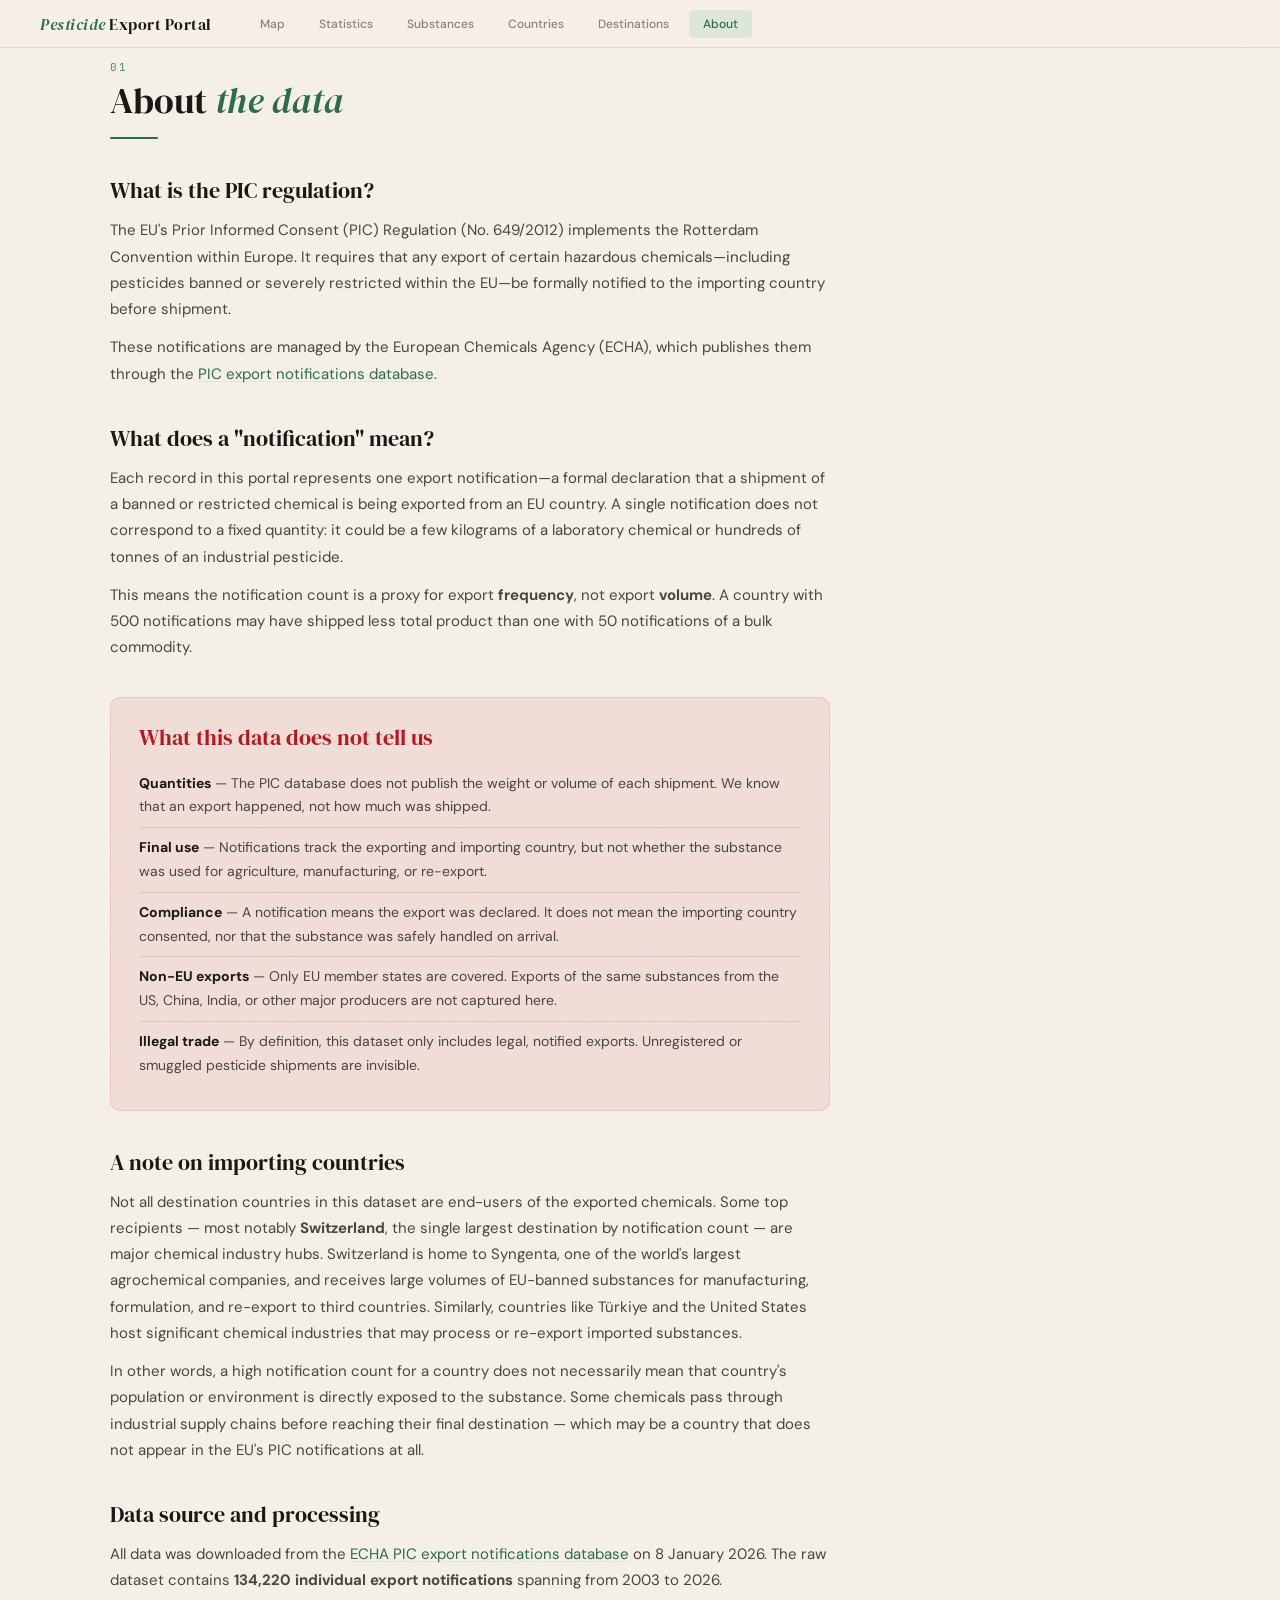
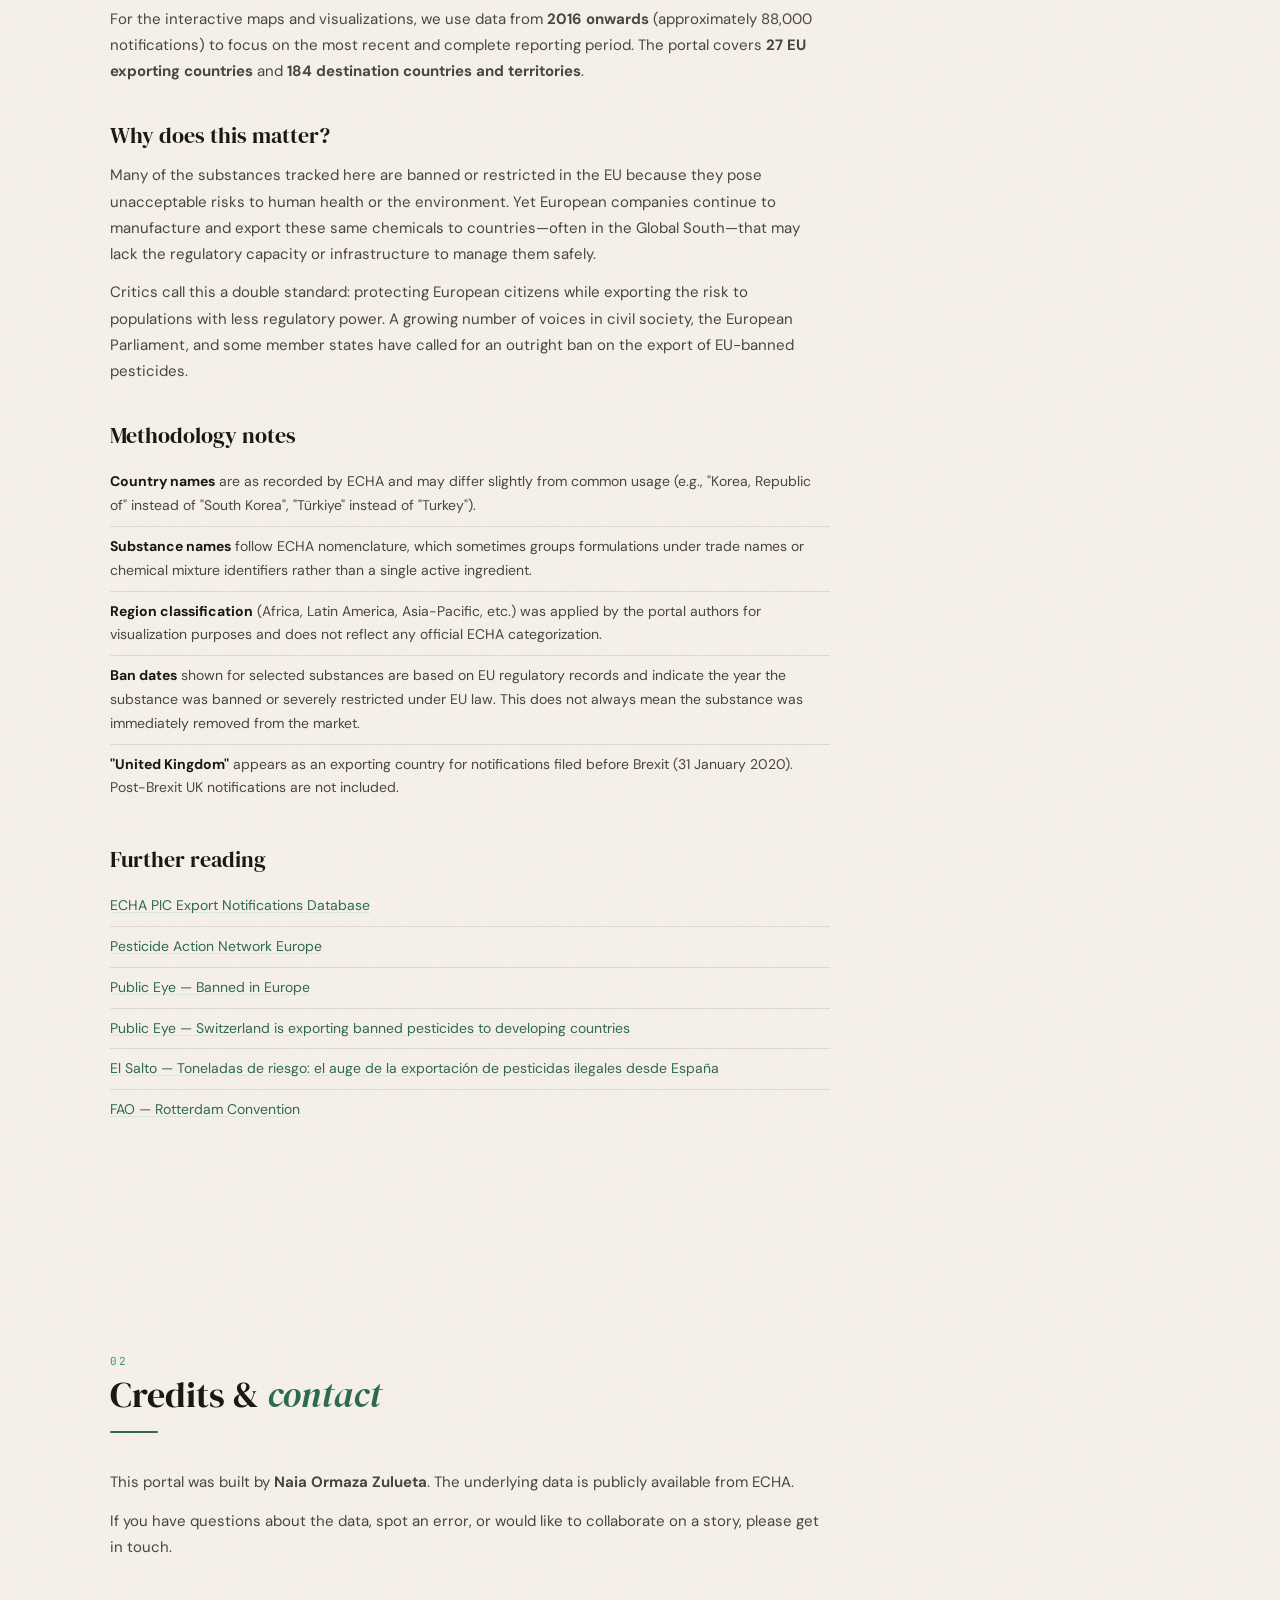
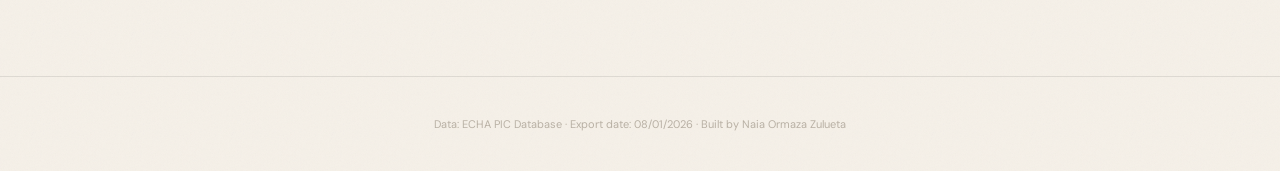
<file: docs/about.html>
<!DOCTYPE html>
<html lang="en">
<head>
  <meta charset="UTF-8">
  <meta name="viewport" content="width=device-width, initial-scale=1">
  <title>About the Data - Pesticide Export Data Portal</title>
  <link rel="stylesheet" href="style.css">
</head>
<body>

<nav class="nav">
  <div class="nav-brand"><em>Pesticide</em> Export Portal</div>
  <a href="index.html">Map</a>
  <a href="stats.html">Statistics</a>
  <a href="substances.html">Substances</a>
  <a href="countries.html">Countries</a>
  <a href="destinations.html">Destinations</a>
  <a href="about.html" class="active">About</a>
</nav>

<section style="margin-top:0;padding-top:60px;">
  <div class="section-header">
    <div class="section-num">01</div>
    <h1 class="section-title">About <em>the data</em></h1>
    <div class="section-rule"></div>
  </div>

  <div class="about-content">
    <div class="about-block">
      <h3>What is the PIC regulation?</h3>
      <p>The EU's Prior Informed Consent (PIC) Regulation (No. 649/2012) implements the Rotterdam Convention within Europe. It requires that any export of certain hazardous chemicals&mdash;including pesticides banned or severely restricted within the EU&mdash;be formally notified to the importing country before shipment.</p>
      <p>These notifications are managed by the European Chemicals Agency (ECHA), which publishes them through the <a href="https://echa.europa.eu/information-on-chemicals/pic/export-notifications" target="_blank">PIC export notifications database</a>.</p>
    </div>

    <div class="about-block">
      <h3>What does a "notification" mean?</h3>
      <p>Each record in this portal represents one export notification&mdash;a formal declaration that a shipment of a banned or restricted chemical is being exported from an EU country. A single notification does not correspond to a fixed quantity: it could be a few kilograms of a laboratory chemical or hundreds of tonnes of an industrial pesticide.</p>
      <p>This means the notification count is a proxy for export <strong>frequency</strong>, not export <strong>volume</strong>. A country with 500 notifications may have shipped less total product than one with 50 notifications of a bulk commodity.</p>
    </div>

    <div class="about-block about-callout">
      <h3>What this data does not tell us</h3>
      <ul>
        <li><strong>Quantities</strong> &mdash; The PIC database does not publish the weight or volume of each shipment. We know that an export happened, not how much was shipped.</li>
        <li><strong>Final use</strong> &mdash; Notifications track the exporting and importing country, but not whether the substance was used for agriculture, manufacturing, or re-export.</li>
        <li><strong>Compliance</strong> &mdash; A notification means the export was declared. It does not mean the importing country consented, nor that the substance was safely handled on arrival.</li>
        <li><strong>Non-EU exports</strong> &mdash; Only EU member states are covered. Exports of the same substances from the US, China, India, or other major producers are not captured here.</li>
        <li><strong>Illegal trade</strong> &mdash; By definition, this dataset only includes legal, notified exports. Unregistered or smuggled pesticide shipments are invisible.</li>
      </ul>
    </div>

    <div class="about-block">
      <h3>A note on importing countries</h3>
      <p>Not all destination countries in this dataset are end-users of the exported chemicals. Some top recipients &mdash; most notably <strong>Switzerland</strong>, the single largest destination by notification count &mdash; are major chemical industry hubs. Switzerland is home to Syngenta, one of the world's largest agrochemical companies, and receives large volumes of EU-banned substances for manufacturing, formulation, and re-export to third countries. Similarly, countries like T&uuml;rkiye and the United States host significant chemical industries that may process or re-export imported substances.</p>
      <p>In other words, a high notification count for a country does not necessarily mean that country's population or environment is directly exposed to the substance. Some chemicals pass through industrial supply chains before reaching their final destination &mdash; which may be a country that does not appear in the EU's PIC notifications at all.</p>
    </div>

    <div class="about-block">
      <h3>Data source and processing</h3>
      <p>All data was downloaded from the <a href="https://echa.europa.eu/information-on-chemicals/pic/export-notifications" target="_blank">ECHA PIC export notifications database</a> on 8 January 2026. The raw dataset contains <strong>134,220 individual export notifications</strong> spanning from 2003 to 2026.</p>
      <p>For the interactive maps and visualizations, we use data from <strong>2016 onwards</strong> (approximately 88,000 notifications) to focus on the most recent and complete reporting period. The portal covers <strong>27 EU exporting countries</strong> and <strong>184 destination countries and territories</strong>.</p>
    </div>

    <div class="about-block">
      <h3>Why does this matter?</h3>
      <p>Many of the substances tracked here are banned or restricted in the EU because they pose unacceptable risks to human health or the environment. Yet European companies continue to manufacture and export these same chemicals to countries&mdash;often in the Global South&mdash;that may lack the regulatory capacity or infrastructure to manage them safely.</p>
      <p>Critics call this a double standard: protecting European citizens while exporting the risk to populations with less regulatory power. A growing number of voices in civil society, the European Parliament, and some member states have called for an outright ban on the export of EU-banned pesticides.</p>
    </div>

    <div class="about-block">
      <h3>Methodology notes</h3>
      <ul>
        <li><strong>Country names</strong> are as recorded by ECHA and may differ slightly from common usage (e.g., "Korea, Republic of" instead of "South Korea", "T&uuml;rkiye" instead of "Turkey").</li>
        <li><strong>Substance names</strong> follow ECHA nomenclature, which sometimes groups formulations under trade names or chemical mixture identifiers rather than a single active ingredient.</li>
        <li><strong>Region classification</strong> (Africa, Latin America, Asia-Pacific, etc.) was applied by the portal authors for visualization purposes and does not reflect any official ECHA categorization.</li>
        <li><strong>Ban dates</strong> shown for selected substances are based on EU regulatory records and indicate the year the substance was banned or severely restricted under EU law. This does not always mean the substance was immediately removed from the market.</li>
        <li><strong>"United Kingdom"</strong> appears as an exporting country for notifications filed before Brexit (31 January 2020). Post-Brexit UK notifications are not included.</li>
      </ul>
    </div>

    <div class="about-block">
      <h3>Further reading</h3>
      <ul>
        <li><a href="https://echa.europa.eu/information-on-chemicals/pic/export-notifications" target="_blank">ECHA PIC Export Notifications Database</a></li>
        <li><a href="https://www.pan-europe.info/" target="_blank">Pesticide Action Network Europe</a></li>
        <li><a href="https://www.publiceye.ch/en/topics/pesticides/banned-in-europe" target="_blank">Public Eye &mdash; Banned in Europe</a></li>
        <li><a href="https://www.publiceye.ch/en/media-corner/press-releases/detail/switzerland-is-exporting-banned-pesticides-to-developing-countries" target="_blank">Public Eye &mdash; Switzerland is exporting banned pesticides to developing countries</a></li>
        <li><a href="https://www.elsaltodiario.com/agrotoxicos/toneladas-riesgo-auge-exportacion-pesticidas-ilegales-espana" target="_blank">El Salto &mdash; Toneladas de riesgo: el auge de la exportaci&oacute;n de pesticidas ilegales desde Espa&ntilde;a</a></li>
        <li><a href="https://www.fao.org/pest-and-pesticide-management/pesticide-risk-reduction/rotterdam-convention/en/" target="_blank">FAO &mdash; Rotterdam Convention</a></li>
      </ul>
    </div>
  </div>
</section>

<section>
  <div class="section-header">
    <div class="section-num">02</div>
    <h2 class="section-title">Credits &amp; <em>contact</em></h2>
    <div class="section-rule"></div>
  </div>
  <div class="about-content">
    <div class="about-block">
      <p>This portal was built by <strong>Naia Ormaza Zulueta</strong>. The underlying data is publicly available from ECHA.</p>
      <p>If you have questions about the data, spot an error, or would like to collaborate on a story, please get in touch.</p>
    </div>
  </div>
</section>

<footer class="footer">
  Data: ECHA PIC Database &middot; Export date: 08/01/2026 &middot; Built by Naia Ormaza Zulueta
</footer>

</body>
</html>
</file>
<file: docs/style.css>
@import url('https://fonts.googleapis.com/css2?family=DM+Serif+Display:ital@0;1&family=DM+Sans:wght@300;400;500;600;700&family=JetBrains+Mono:wght@400;600&display=swap');

:root {
  --bg: #f5f0e8;
  --bg-alt: #ece6d9;
  --bg-deep: #e2dbd0;
  --ink: #1a1714;
  --ink-light: #4a4540;
  --ink-muted: #8a8378;
  --ink-faint: #b8b0a4;
  --toxic: #2d6a4f;
  --toxic-light: #40916c;
  --toxic-bright: #52b788;
  --toxic-glow: rgba(82, 183, 136, 0.15);
  --danger: #c1121f;
  --danger-light: rgba(193, 18, 31, 0.08);
  --rule: rgba(26, 23, 20, 0.1);
  --serif: 'DM Serif Display', Georgia, serif;
  --sans: 'DM Sans', -apple-system, sans-serif;
  --mono: 'JetBrains Mono', monospace;
}

* {
  margin: 0;
  padding: 0;
  box-sizing: border-box;
}

html {
  scroll-behavior: smooth;
}

body {
  background: var(--bg);
  font-family: var(--sans);
  color: var(--ink);
  overflow-x: hidden;
  background-image: url("data:image/svg+xml,%3Csvg width='100' height='100' xmlns='http://www.w3.org/2000/svg'%3E%3Cfilter id='n'%3E%3CfeTurbulence baseFrequency='0.65' numOctaves='3' stitchTiles='stitch'/%3E%3C/filter%3E%3Crect width='100' height='100' filter='url(%23n)' opacity='0.03'/%3E%3C/svg%3E");
}

/* NAVIGATION */
.nav {
  position: fixed;
  top: 0;
  left: 0;
  right: 0;
  z-index: 2000;
  background: rgba(245, 240, 232, 0.88);
  backdrop-filter: blur(16px);
  border-bottom: 1px solid var(--rule);
  padding: 0 40px;
  display: flex;
  align-items: center;
  height: 48px;
  gap: 6px;
}

.nav-brand {
  font-family: var(--serif);
  font-size: 16px;
  color: var(--ink);
  margin-right: 28px;
  letter-spacing: 0.5px;
}

.nav-brand em {
  color: var(--toxic);
  font-style: italic;
}

.nav a {
  color: var(--ink-muted);
  text-decoration: none;
  font-size: 12px;
  font-weight: 500;
  padding: 6px 14px;
  border-radius: 4px;
  transition: all 0.2s;
}

.nav a:hover,
.nav a.active {
  color: var(--toxic);
  background: var(--toxic-glow);
}

/* SECTIONS */
section {
  padding: 80px 40px 60px;
  max-width: 1140px;
  margin: 0 auto;
  margin-top: 48px;
}

.section-header {
  margin-bottom: 36px;
}

.section-num {
  font-family: var(--mono);
  font-size: 11px;
  color: var(--toxic-light);
  letter-spacing: 2px;
  text-transform: uppercase;
  margin-bottom: 6px;
}

.section-title {
  font-family: var(--serif);
  font-size: 36px;
  font-weight: 400;
  line-height: 1.15;
  color: var(--ink);
  max-width: 600px;
}

.section-title em {
  font-style: italic;
  color: var(--toxic);
}

.section-desc {
  font-size: 15px;
  color: var(--ink-light);
  margin-top: 10px;
  line-height: 1.65;
  max-width: 580px;
}

.section-rule {
  width: 48px;
  height: 2px;
  background: var(--toxic);
  margin-top: 16px;
  border-radius: 1px;
}

/* HERO */
#hero {
  padding-top: 48px;
  max-width: 100%;
  margin: 0;
  background: #0d1117;
}

.hero-inner {
  max-width: 1140px;
  margin: 0 auto;
  padding: 28px 40px 16px;
}

.hero-top {
  display: flex;
  align-items: flex-end;
  justify-content: space-between;
  flex-wrap: wrap;
  gap: 16px;
}

.hero-headline {
  font-family: var(--serif);
  font-size: 28px;
  color: #f5f0e8;
  line-height: 1.2;
  max-width: 500px;
}

.hero-headline em {
  color: var(--toxic-bright);
  font-style: italic;
}

.hero-sub {
  font-size: 12px;
  color: #8b9198;
  margin-top: 6px;
  line-height: 1.5;
}

.hero-selectors {
  display: flex;
  gap: 10px;
  flex-wrap: wrap;
}

.sel-dark label {
  font-family: var(--mono);
  font-size: 9px;
  text-transform: uppercase;
  letter-spacing: 1.5px;
  color: #6b7280;
  display: block;
  margin-bottom: 4px;
}

.sel-dark select {
  appearance: none;
  -webkit-appearance: none;
  background: rgba(255, 255, 255, 0.04);
  border: 1px solid rgba(255, 255, 255, 0.1);
  border-radius: 6px;
  color: var(--toxic-bright);
  font-family: var(--sans);
  font-size: 13px;
  font-weight: 500;
  padding: 8px 34px 8px 12px;
  cursor: pointer;
  outline: none;
  transition: all 0.2s;
  background-image: url("data:image/svg+xml,%3Csvg xmlns='http://www.w3.org/2000/svg' width='10' height='7' viewBox='0 0 10 7'%3E%3Cpath d='M1 1l4 4 4-4' stroke='%2352b788' stroke-width='1.5' fill='none'/%3E%3C/svg%3E");
  background-repeat: no-repeat;
  background-position: right 12px center;
}

.sel-dark select:hover {
  background: rgba(255, 255, 255, 0.07);
  border-color: rgba(82, 183, 136, 0.4);
}

.sel-dark select:focus {
  border-color: var(--toxic-bright);
  box-shadow: 0 0 0 2px rgba(82, 183, 136, 0.15);
}

.sel-dark select option {
  background: #1a1f2b;
  color: #e8e8ec;
}

/* TIMELINE SLIDER */
.timeline-section {
  background: #0d1117;
  padding: 20px 40px;
  border-bottom: 1px solid rgba(82, 183, 136, 0.1);
}

.timeline-inner {
  max-width: 1140px;
  margin: 0 auto;
  display: flex;
  align-items: center;
  gap: 20px;
}

.timeline-label {
  font-family: var(--mono);
  font-size: 10px;
  text-transform: uppercase;
  letter-spacing: 1.5px;
  color: #6b7280;
  white-space: nowrap;
}

.timeline-slider-wrapper {
  flex: 1;
  display: flex;
  align-items: center;
  gap: 12px;
}

input[type="range"] {
  flex: 1;
  height: 6px;
  border-radius: 3px;
  background: rgba(255, 255, 255, 0.08);
  outline: none;
  -webkit-appearance: none;
  appearance: none;
}

input[type="range"]::-webkit-slider-thumb {
  -webkit-appearance: none;
  appearance: none;
  width: 18px;
  height: 18px;
  border-radius: 50%;
  background: var(--toxic-bright);
  cursor: pointer;
  transition: all 0.2s;
  box-shadow: 0 2px 8px rgba(82, 183, 136, 0.3);
}

input[type="range"]::-webkit-slider-thumb:hover {
  transform: scale(1.15);
  box-shadow: 0 4px 12px rgba(82, 183, 136, 0.4);
}

input[type="range"]::-moz-range-thumb {
  width: 18px;
  height: 18px;
  border-radius: 50%;
  background: var(--toxic-bright);
  cursor: pointer;
  border: none;
  transition: all 0.2s;
  box-shadow: 0 2px 8px rgba(82, 183, 136, 0.3);
}

input[type="range"]::-moz-range-thumb:hover {
  transform: scale(1.15);
  box-shadow: 0 4px 12px rgba(82, 183, 136, 0.4);
}

.timeline-year {
  font-family: var(--mono);
  font-size: 14px;
  font-weight: 600;
  color: var(--toxic-bright);
  min-width: 50px;
  text-align: center;
}

/* MAP */
#map-container {
  position: relative;
  height: 72vh;
  min-height: 480px;
  background: #0d1117;
}

#map {
  width: 100%;
  height: 100%;
  background: #0d1117;
}

.leaflet-container {
  background: #0d1117 !important;
}

.map-info {
  position: absolute;
  bottom: 24px;
  left: 24px;
  z-index: 1000;
  background: rgba(13, 17, 23, 0.88);
  backdrop-filter: blur(16px);
  border: 1px solid rgba(82, 183, 136, 0.1);
  border-radius: 10px;
  padding: 14px;
  max-width: 250px;
}

.map-info h3 {
  font-family: var(--mono);
  font-size: 10px;
  font-weight: 600;
  text-transform: uppercase;
  letter-spacing: 1.2px;
  color: var(--toxic-bright);
  margin-bottom: 8px;
}

.mi-row {
  display: flex;
  justify-content: space-between;
  padding: 3px 0;
  border-bottom: 1px solid rgba(255, 255, 255, 0.04);
}

.mi-row:last-child {
  border: none;
}

.mi-l {
  font-size: 10px;
  color: #8b9198;
}

.mi-v {
  font-size: 11px;
  font-weight: 700;
  color: #e8e8ec;
}

.mi-v.hl {
  color: var(--toxic-bright);
}

.mi-note {
  font-size: 8px;
  color: #6b7280;
  margin-top: 6px;
  line-height: 1.3;
  border-top: 1px solid rgba(255, 255, 255, 0.04);
  padding-top: 5px;
}

.map-legend {
  position: absolute;
  bottom: 24px;
  right: 24px;
  z-index: 1000;
  background: rgba(13, 17, 23, 0.88);
  backdrop-filter: blur(16px);
  border: 1px solid rgba(82, 183, 136, 0.1);
  border-radius: 10px;
  padding: 12px;
}

.map-legend h4 {
  font-family: var(--mono);
  font-size: 8px;
  text-transform: uppercase;
  letter-spacing: 1px;
  color: #6b7280;
  margin-bottom: 6px;
}

.lg-item {
  display: flex;
  align-items: center;
  gap: 8px;
  margin-bottom: 4px;
  font-size: 10px;
  color: #9ca3af;
}

.lg-line {
  width: 22px;
  height: 3px;
  border-radius: 2px;
}

.tooltip-custom {
  background: rgba(13, 17, 23, 0.95) !important;
  border: 1px solid rgba(82, 183, 136, 0.25) !important;
  border-radius: 8px !important;
  padding: 10px 14px !important;
  font-family: var(--sans) !important;
  color: #e8e8ec !important;
  box-shadow: 0 4px 20px rgba(0, 0, 0, 0.3) !important;
  font-size: 12px !important;
}

.tooltip-custom .tt-c {
  font-weight: 700;
  font-size: 13px;
  margin-bottom: 2px;
}

.tooltip-custom .tt-n {
  color: var(--toxic-bright);
  font-weight: 600;
}

.leaflet-tooltip-top:before,
.leaflet-tooltip-bottom:before,
.leaflet-tooltip-left:before,
.leaflet-tooltip-right:before {
  border-top-color: rgba(13, 17, 23, 0.95) !important;
}

.pulse-origin {
  animation: none;
}

.pulse-ring {
  width: 24px;
  height: 24px;
  border-radius: 50%;
  background: rgba(82,183,136,0.4);
  position: absolute;
  top: 50%;
  left: 50%;
  transform: translate(-50%,-50%);
  animation: pulseRing 2s ease-out infinite;
  pointer-events: none;
}

@keyframes pulseRing {
  0% {
    width: 12px;
    height: 12px;
    opacity: 0.8;
  }
  100% {
    width: 48px;
    height: 48px;
    opacity: 0;
  }
}

/* REGION TAGS */
.region-tag {
  display: inline-block;
  padding: 2px 6px;
  border-radius: 3px;
  font-size: 9px;
  font-weight: 600;
  text-transform: uppercase;
  letter-spacing: 0.4px;
}

.tag-africa {
  background: rgba(217, 119, 6, 0.12);
  color: #d97706;
}

.tag-latam {
  background: rgba(5, 150, 105, 0.12);
  color: #059669;
}

.tag-asia {
  background: rgba(37, 99, 235, 0.12);
  color: #2563eb;
}

.tag-europe {
  background: rgba(124, 58, 237, 0.12);
  color: #7c3aed;
}

.tag-mideast {
  background: rgba(220, 38, 38, 0.12);
  color: #dc2626;
}

.tag-oceania {
  background: rgba(6, 182, 212, 0.12);
  color: #06b6d4;
}

.tag-namerica {
  background: rgba(107, 114, 128, 0.1);
  color: #6b7280;
}

.leaflet-control-zoom {
  display: none;
}

/* EXPLAINER */
.explainer {
  background: #fff;
  border: 1px solid var(--rule);
  border-radius: 10px;
  padding: 24px 28px;
  margin-bottom: 0;
  margin-top: 32px;
  max-width: 780px;
}

.explainer h4 {
  font-family: var(--serif);
  font-size: 18px;
  margin-bottom: 10px;
}

.explainer p {
  font-size: 13.5px;
  color: var(--ink-light);
  line-height: 1.7;
  margin-bottom: 8px;
}

.explainer p:last-child {
  margin-bottom: 0;
}

.explainer strong {
  color: var(--ink);
}

/* KEY FINDINGS */
.findings-grid {
  display: grid;
  grid-template-columns: repeat(3, 1fr);
  gap: 16px;
  margin-top: 28px;
}

.finding-card {
  background: #fff;
  border: 1px solid var(--rule);
  border-radius: 10px;
  padding: 20px;
  transition: box-shadow 0.3s;
}

.finding-card:hover {
  box-shadow: 0 2px 12px rgba(0, 0, 0, 0.06);
}

.finding-num {
  font-family: var(--serif);
  font-size: 32px;
  color: var(--toxic);
  line-height: 1;
  margin-bottom: 6px;
}

.finding-text {
  font-size: 13px;
  color: var(--ink);
  font-weight: 500;
  line-height: 1.4;
  margin-bottom: 4px;
}

.finding-detail {
  font-size: 11px;
  color: var(--ink-muted);
  line-height: 1.4;
}

/* CHARTS */
.charts-grid {
  display: grid;
  grid-template-columns: 1fr 1fr;
  gap: 20px;
}

.chart-card {
  background: #fff;
  border: 1px solid var(--rule);
  border-radius: 10px;
  padding: 20px;
  transition: box-shadow 0.3s;
}

.chart-card:hover {
  box-shadow: 0 2px 12px rgba(0, 0, 0, 0.06);
}

.chart-card h4 {
  font-family: var(--mono);
  font-size: 10px;
  text-transform: uppercase;
  letter-spacing: 1px;
  color: var(--ink-muted);
  margin-bottom: 14px;
}

.chart-card.full-width {
  grid-column: 1 / -1;
}

.callout {
  background: var(--danger-light);
  border-left: 3px solid var(--danger);
  padding: 16px 20px;
  border-radius: 0 8px 8px 0;
  margin: 24px 0 0;
  font-size: 13px;
  line-height: 1.6;
  color: var(--ink-light);
}

.callout strong {
  color: var(--danger);
}

/* SUBSTANCE SEARCH */
.search-input {
  appearance: none;
  background: #fff;
  border: 1px solid var(--rule);
  border-radius: 8px;
  color: var(--ink);
  font-family: var(--sans);
  font-size: 14px;
  padding: 10px 16px;
  outline: none;
  transition: all 0.2s;
  width: 100%;
  max-width: 520px;
}

.search-input::placeholder {
  color: var(--ink-faint);
}

.search-input:focus {
  border-color: var(--toxic);
  box-shadow: 0 0 0 3px var(--toxic-glow);
}

.search-results {
  margin-top: 20px;
  display: grid;
  gap: 10px;
}

.sub-card {
  background: #fff;
  border: 1px solid var(--rule);
  border-radius: 8px;
  padding: 16px 18px;
  cursor: pointer;
  transition: all 0.2s;
}

.sub-card:hover {
  border-color: var(--toxic-light);
  box-shadow: 0 2px 8px rgba(0, 0, 0, 0.04);
}

.sub-name {
  font-family: var(--serif);
  font-size: 17px;
  margin-bottom: 4px;
}

.sub-meta {
  font-size: 12px;
  color: var(--ink-muted);
  display: flex;
  gap: 16px;
  flex-wrap: wrap;
}

.sub-meta .sm-hl {
  color: var(--danger);
  font-weight: 600;
}

.sub-detail {
  display: none;
  margin-top: 14px;
  padding-top: 14px;
  border-top: 1px solid var(--rule);
}

.sub-detail.open {
  display: block;
}

.sub-detail-grid {
  display: grid;
  grid-template-columns: 1fr 1fr;
  gap: 16px;
}

.sd-col h5 {
  font-family: var(--mono);
  font-size: 9px;
  text-transform: uppercase;
  letter-spacing: 1px;
  color: var(--ink-muted);
  margin-bottom: 8px;
}

.sd-list {
  list-style: none;
}

.sd-list li {
  font-size: 12px;
  color: var(--ink-light);
  padding: 3px 0;
  display: flex;
  justify-content: space-between;
  border-bottom: 1px solid var(--rule);
}

.sd-list li:last-child {
  border: none;
}

.sd-list li span {
  color: var(--toxic);
  font-weight: 600;
  font-family: var(--mono);
  font-size: 11px;
}

.sub-links {
  margin-top: 12px;
  display: flex;
  gap: 12px;
  flex-wrap: wrap;
}

.sub-links a {
  color: var(--toxic);
  font-size: 11px;
  text-decoration: none;
  font-weight: 500;
  padding: 4px 10px;
  border: 1px solid rgba(45, 106, 79, 0.2);
  border-radius: 4px;
  transition: all 0.2s;
}

.sub-links a:hover {
  background: var(--toxic-glow);
  border-color: var(--toxic);
}

.ban-badge {
  display: inline-block;
  background: var(--danger);
  color: #fff;
  padding: 2px 8px;
  border-radius: 3px;
  font-size: 9px;
  font-weight: 600;
  text-transform: uppercase;
  letter-spacing: 0.4px;
  margin-left: 8px;
}

/* COUNTRY PROFILES */
.profile-container {
  display: grid;
  grid-template-columns: 260px 1fr;
  gap: 20px;
  min-height: 420px;
}

.country-list {
  background: #fff;
  border: 1px solid var(--rule);
  border-radius: 10px;
  padding: 8px;
  max-height: 620px;
  overflow-y: auto;
}

.country-list-item {
  padding: 7px 12px;
  border-radius: 6px;
  cursor: pointer;
  font-size: 13px;
  transition: all 0.15s;
  display: flex;
  justify-content: space-between;
  align-items: center;
}

.country-list-item:hover {
  background: var(--toxic-glow);
}

.country-list-item.active {
  background: var(--toxic);
  color: #fff;
}

.country-list-item .cl-count {
  font-family: var(--mono);
  font-size: 10px;
  color: var(--ink-faint);
}

.country-list-item.active .cl-count {
  color: rgba(255, 255, 255, 0.7);
}

.profile-detail {
  background: #fff;
  border: 1px solid var(--rule);
  border-radius: 10px;
  padding: 24px;
}

.profile-detail h3 {
  font-family: var(--serif);
  font-size: 26px;
  margin-bottom: 16px;
  display: flex;
  align-items: center;
  gap: 12px;
  flex-wrap: wrap;
}

.profile-grid {
  display: grid;
  grid-template-columns: 1fr 1fr;
  gap: 16px;
}

.pg-card {
  background: var(--bg);
  border-radius: 8px;
  padding: 14px;
}

.pg-card h5 {
  font-family: var(--mono);
  font-size: 9px;
  text-transform: uppercase;
  letter-spacing: 1px;
  color: var(--ink-muted);
  margin-bottom: 10px;
}

.pg-bar {
  display: flex;
  align-items: center;
  gap: 8px;
  margin-bottom: 5px;
}

.pg-bar-label {
  font-size: 11px;
  color: var(--ink-light);
  width: 130px;
  overflow: hidden;
  text-overflow: ellipsis;
  white-space: nowrap;
}

.pg-bar-fill {
  height: 5px;
  border-radius: 3px;
  background: var(--toxic);
  transition: width 0.5s;
}

.pg-bar-fill.recv {
  background: var(--danger);
}

.pg-bar-val {
  font-family: var(--mono);
  font-size: 10px;
  color: var(--ink-muted);
  min-width: 40px;
  text-align: right;
}

.big-number {
  font-family: var(--serif);
  font-size: 42px;
  font-weight: 400;
  color: var(--ink);
  line-height: 1;
}

.big-label {
  font-size: 12px;
  color: var(--ink-muted);
  margin-top: 4px;
}

.btn-csv {
  display: inline-flex;
  align-items: center;
  gap: 6px;
  padding: 7px 16px;
  border: 1px solid var(--rule);
  border-radius: 6px;
  background: #fff;
  color: var(--ink-light);
  font-family: var(--sans);
  font-size: 12px;
  font-weight: 500;
  cursor: pointer;
  transition: all 0.2s;
}

.btn-csv:hover {
  border-color: var(--toxic);
  color: var(--toxic);
  background: var(--toxic-glow);
}

.btn-csv svg {
  width: 14px;
  height: 14px;
}

.destination-selector {
  text-align: center;
  margin-bottom: 40px;
}

.destination-selector label {
  font-family: var(--mono);
  font-size: 12px;
  text-transform: uppercase;
  letter-spacing: 1.5px;
  color: var(--ink-muted);
  display: block;
  margin-bottom: 12px;
}

.destination-selector select {
  appearance: none;
  -webkit-appearance: none;
  background: #fff;
  border: 2px solid var(--toxic);
  border-radius: 8px;
  color: var(--toxic);
  font-family: var(--serif);
  font-size: 28px;
  font-weight: 400;
  padding: 12px 40px 12px 16px;
  cursor: pointer;
  outline: none;
  transition: all 0.2s;
  max-width: 500px;
  background-image: url("data:image/svg+xml,%3Csvg xmlns='http://www.w3.org/2000/svg' width='12' height='8' viewBox='0 0 12 8'%3E%3Cpath d='M1 1l5 5 5-5' stroke='%232d6a4f' stroke-width='2' fill='none' stroke-linecap='round'/%3E%3C/svg%3E");
  background-repeat: no-repeat;
  background-position: right 14px center;
  background-size: 12px;
}

.destination-selector select:hover {
  border-color: var(--toxic-light);
  box-shadow: 0 0 0 3px var(--toxic-glow);
}

.destination-selector select:focus {
  border-color: var(--toxic-bright);
  box-shadow: 0 0 0 3px var(--toxic-glow);
}

.destination-selector select option {
  background: #fff;
  color: var(--ink);
  padding: 8px;
}

/* ROUTES MAP */
.routes-section {
  margin-top: 40px;
}

.routes-control {
  background: #fff;
  border: 1px solid var(--rule);
  border-radius: 10px;
  padding: 16px;
  margin-bottom: 20px;
}

.routes-control label {
  font-family: var(--mono);
  font-size: 10px;
  text-transform: uppercase;
  letter-spacing: 1.5px;
  color: var(--ink-muted);
  display: block;
  margin-bottom: 8px;
}

.routes-control select {
  appearance: none;
  -webkit-appearance: none;
  background: #fff;
  border: 1px solid var(--rule);
  border-radius: 6px;
  color: var(--ink);
  font-family: var(--sans);
  font-size: 13px;
  padding: 8px 28px 8px 12px;
  cursor: pointer;
  outline: none;
  transition: all 0.2s;
  width: 100%;
  max-width: 400px;
  background-image: url("data:image/svg+xml,%3Csvg xmlns='http://www.w3.org/2000/svg' width='10' height='7' viewBox='0 0 10 7'%3E%3Cpath d='M1 1l4 4 4-4' stroke='%232d6a4f' stroke-width='1.5' fill='none'/%3E%3C/svg%3E");
  background-repeat: no-repeat;
  background-position: right 8px center;
}

.routes-control select:hover {
  border-color: var(--toxic);
}

.routes-control select:focus {
  border-color: var(--toxic);
  box-shadow: 0 0 0 2px var(--toxic-glow);
}

.routes-map {
  height: 500px;
  border-radius: 10px;
  overflow: hidden;
  border: 1px solid var(--rule);
}

/* INBOUND MAPS */
.inbound-arcs-section {
  margin-top: 40px;
}

.inbound-map {
  height: 500px;
  border-radius: 10px;
  overflow: hidden;
  border: 1px solid var(--rule);
}

/* RECEIVED FROM SECTION */
.received-from-grid {
  display: grid;
  grid-template-columns: repeat(2, 1fr);
  gap: 16px;
  margin-top: 24px;
}

.received-from-card {
  background: #fff;
  border: 1px solid var(--rule);
  border-radius: 10px;
  padding: 16px;
}

.rfc-header {
  display: flex;
  justify-content: space-between;
  align-items: center;
  margin-bottom: 12px;
  padding-bottom: 8px;
  border-bottom: 1px solid var(--rule);
}

.rfc-country {
  font-family: var(--serif);
  font-size: 16px;
  color: var(--ink);
}

.rfc-count {
  font-family: var(--mono);
  font-size: 12px;
  color: var(--danger);
  font-weight: 600;
}

.rfc-subs {
  list-style: none;
}

.rfc-sub-item {
  display: flex;
  justify-content: space-between;
  align-items: center;
  font-size: 12px;
  padding: 4px 0;
  border-bottom: 1px solid rgba(0, 0, 0, 0.02);
}

.rfc-sub-item:last-child {
  border-bottom: none;
}

.rfc-sub-name {
  color: var(--ink-light);
  flex: 1;
}

.rfc-sub-count {
  color: var(--danger);
  font-family: var(--mono);
  font-weight: 600;
  min-width: 40px;
  text-align: right;
}

/* ABOUT PAGE */
.about-content {
  max-width: 720px;
}

.about-block {
  margin-bottom: 36px;
}

.about-block h3 {
  font-family: var(--serif);
  font-size: 22px;
  font-weight: 400;
  color: var(--ink);
  margin-bottom: 12px;
}

.about-block p {
  font-size: 15px;
  color: var(--ink-light);
  line-height: 1.75;
  margin-bottom: 12px;
}

.about-block p:last-child {
  margin-bottom: 0;
}

.about-block a {
  color: var(--toxic);
  text-decoration: underline;
  text-decoration-color: var(--toxic-glow);
  text-underline-offset: 2px;
}

.about-block a:hover {
  text-decoration-color: var(--toxic);
}

.about-block ul {
  list-style: none;
  padding: 0;
}

.about-block ul li {
  font-size: 14px;
  color: var(--ink-light);
  line-height: 1.7;
  padding: 8px 0;
  border-bottom: 1px solid var(--rule);
}

.about-block ul li:last-child {
  border-bottom: none;
}

.about-block ul li strong {
  color: var(--ink);
}

.about-block ul li a {
  color: var(--toxic);
}

.about-callout {
  background: var(--danger-light);
  border: 1px solid rgba(193, 18, 31, 0.12);
  border-radius: 10px;
  padding: 24px 28px;
}

.about-callout h3 {
  color: var(--danger);
}

/* DOWNLOAD/EMBED TOOLBAR */
.map-toolbar {
  display: flex;
  gap: 8px;
  margin-top: 12px;
  flex-wrap: wrap;
}

.toolbar-btn {
  font-family: var(--mono);
  font-size: 11px;
  padding: 6px 14px;
  border: 1px solid var(--rule);
  border-radius: 4px;
  background: rgba(255,255,255,0.6);
  color: var(--ink-muted);
  cursor: pointer;
  transition: all 0.2s;
  text-decoration: none;
  display: inline-flex;
  align-items: center;
  gap: 5px;
}

.toolbar-btn:hover {
  background: var(--toxic-glow);
  color: var(--toxic);
  border-color: var(--toxic-light);
}

.embed-modal {
  display: none;
  position: fixed;
  top: 0;
  left: 0;
  right: 0;
  bottom: 0;
  background: rgba(26,23,20,0.5);
  z-index: 3000;
  justify-content: center;
  align-items: center;
}

.embed-modal.open {
  display: flex;
}

.embed-box {
  background: var(--bg);
  border: 1px solid var(--rule);
  border-radius: 12px;
  padding: 32px;
  max-width: 560px;
  width: 90%;
  box-shadow: 0 8px 40px rgba(0,0,0,0.15);
}

.embed-box h3 {
  font-family: var(--serif);
  font-size: 20px;
  margin-bottom: 12px;
}

.embed-box p {
  font-size: 13px;
  color: var(--ink-muted);
  margin-bottom: 16px;
  line-height: 1.5;
}

.embed-box textarea {
  width: 100%;
  height: 80px;
  font-family: var(--mono);
  font-size: 11px;
  padding: 12px;
  border: 1px solid var(--rule);
  border-radius: 6px;
  background: #fff;
  color: var(--ink);
  resize: vertical;
  margin-bottom: 12px;
}

.embed-box .embed-actions {
  display: flex;
  gap: 8px;
  justify-content: flex-end;
}

.embed-copy-btn {
  font-family: var(--sans);
  font-size: 12px;
  font-weight: 600;
  padding: 8px 20px;
  border: none;
  border-radius: 4px;
  background: var(--toxic);
  color: #fff;
  cursor: pointer;
}

.embed-close-btn {
  font-family: var(--sans);
  font-size: 12px;
  padding: 8px 20px;
  border: 1px solid var(--rule);
  border-radius: 4px;
  background: transparent;
  color: var(--ink-muted);
  cursor: pointer;
}

/* FOOTER */
.footer {
  text-align: center;
  padding: 40px;
  color: var(--ink-faint);
  font-size: 11px;
  border-top: 1px solid var(--rule);
  margin-top: 20px;
}

.footer a {
  color: var(--toxic);
  text-decoration: none;
}

.footer a:hover {
  text-decoration: underline;
}

/* RESPONSIVE */
@media (max-width: 768px) {
  .charts-grid,
  .profile-grid,
  .findings-grid {
    grid-template-columns: 1fr;
  }

  .profile-container {
    grid-template-columns: 1fr;
  }

  .sub-detail-grid {
    grid-template-columns: 1fr;
  }

  .received-from-grid {
    grid-template-columns: 1fr;
  }

  .hero-inner {
    padding: 20px 16px 12px;
  }

  section {
    padding: 70px 16px 40px;
  }

  .nav {
    padding: 0 16px;
  }

  .section-title {
    font-size: 28px;
  }

  #map-container {
    height: 60vh;
  }
}
</file>
